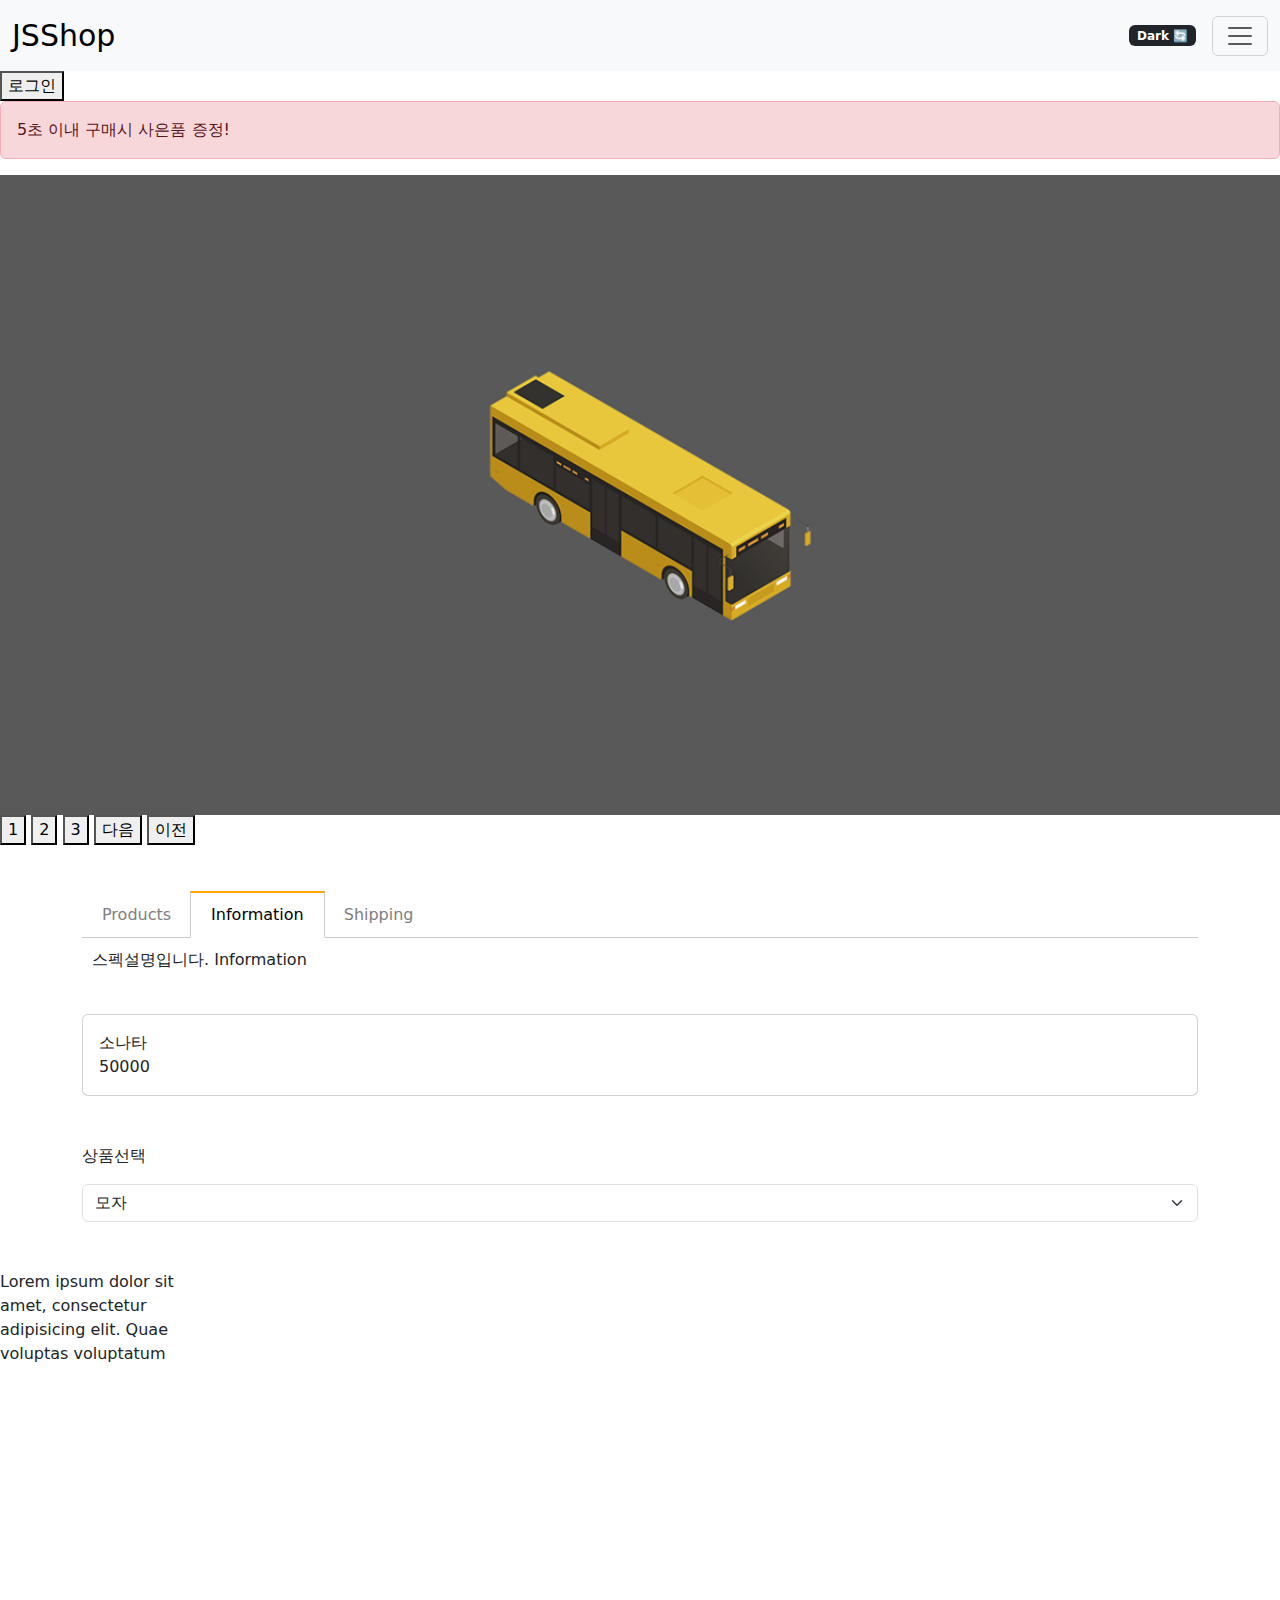
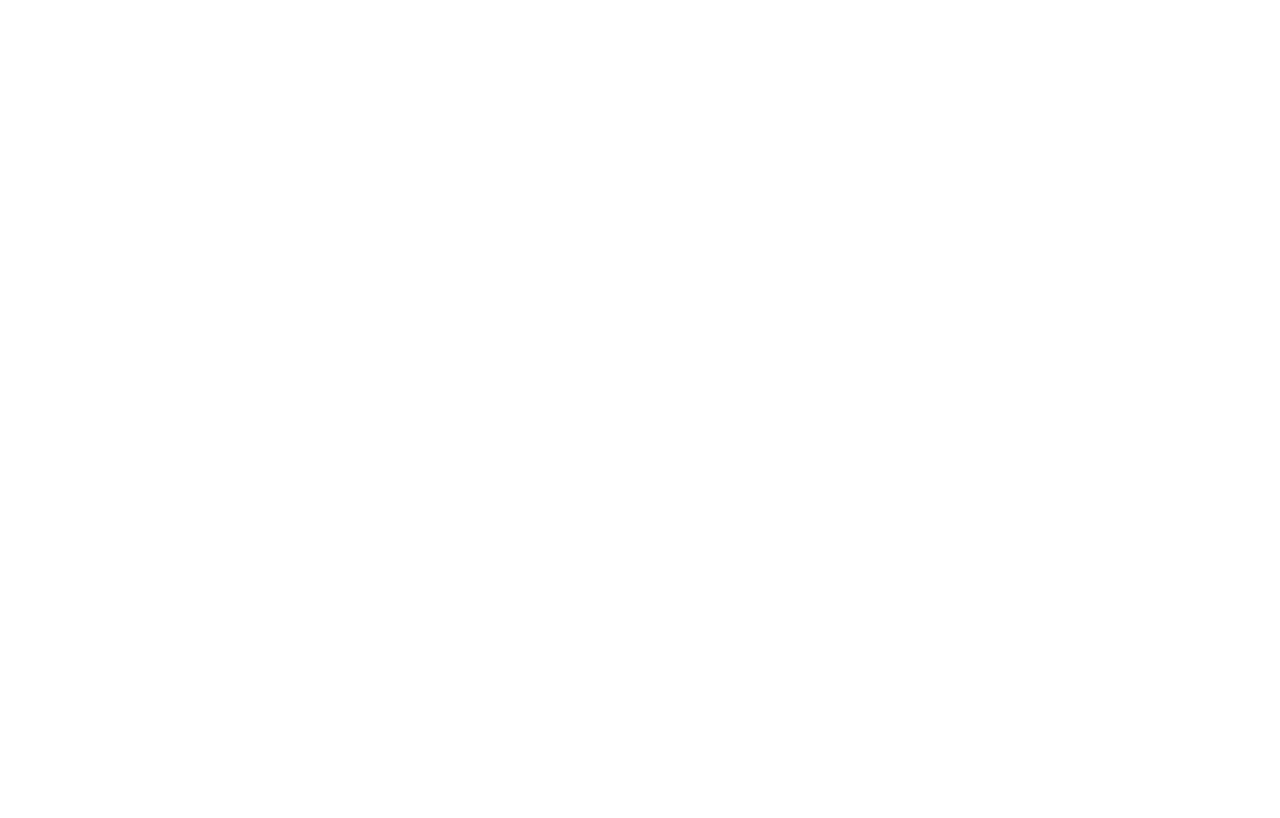
<file: index.html>
<!DOCTYPE html>
<html lang="kr">

<head>
  <meta charset="UTF-8">
  <meta http-equiv="X-UA-Compatible" content="IE=edge">
  <meta name="viewport" content="width=device-width, initial-scale=1.0">
  <title>Document</title>
  <link href="https://cdn.jsdelivr.net/npm/bootstrap@5.1.3/dist/css/bootstrap.min.css" rel="stylesheet">
  <link rel="stylesheet" href="transition.css">
</head>

<body class="">

  <div class="black-bg">
    <div class="white-bg">
      <h4>로그인하세요</h4>
      <form action="success.html">
        <div class="my-3">
          <input type="text" class="form-control" id="email">
        </div>
        <div class="my-3">
          <input type="password" class="form-control" id="password">
        </div>
        <button type="submit" class="btn btn-primary" id="send">전송</button>
        <button type="button" class="btn btn-danger" id="close">닫기</button>
      </form>
    </div>
  </div>

  <nav class="navbar navbar-light bg-light">
    <div class="container-fluid">
      <span class="navbar-brand">JSShop</span>
      <span class="badge bg-dark ms-auto mx-3">Dark 🔄</span>
      <button class="navbar-toggler" type="button">
        <span class="navbar-toggler-icon"></span>
      </button>
    </div>
  </nav>


  <ul class="list-group">
    <li class="list-group-item">An item</li>
    <li class="list-group-item">A second item</li>
    <li class="list-group-item">A third item</li>
    <li class="list-group-item">A fourth item</li>
    <li class="list-group-item">And a fifth one</li>
  </ul>
  <button id="login">로그인</button>

  <div class="alert alert-danger">
    5초 이내 구매시 사은품 증정!
  </div>

  <div style="overflow: hidden">
    <div class="slide-container">
      <div class="slide-box">
        <img src="car1.png" draggable="false">
      </div>
      <div class="slide-box">
        <img src="car2.png" draggable="false">
      </div>
      <div class="slide-box">
        <img src="car3.png" draggable="false">
      </div>
    </div>
  </div>

  <button class="slide-1">1</button>
  <button class="slide-2">2</button>
  <button class="slide-3">3</button>
  <bUtton class="next">다음</bUtton>
  <button class="previous">이전</button>

  <div class="container mt-5">
    <ul class="list">
      <li class="tab-button">Products</li>
      <li class="tab-button orange">Information</li>
      <li class="tab-button">Shipping</li>
    </ul>
    <div class="tab-content">
      <p>상품설명입니다. Product</p>
    </div>
    <div class="tab-content show">
      <p>스펙설명입니다. Information</p>
    </div>
    <div class="tab-content">
      <p>배송정보입니다. Shipping</p>
    </div>
  </div>

  <div class="container mt-3">
    <div class="card p-3">
      <span class="product">상품명</span>
      <span class="price">가격</span>
    </div>
  </div>

  <form class="container my-5 form-group">
    <p>상품선택</p>
    <select class="form-select mt-2">
      <option>모자</option>
      <option>셔츠</option>
      <option>바지</option>
    </select>
    <select class="form-select mt-2 form-hide">
      <option>95</option>
      <option>100</option>
    </select>
  </form>

  <div class="lorem my-5" style="width: 200px; height: 100px; overflow-y: scroll">
    Lorem ipsum dolor sit amet, consectetur adipisicing elit. Quae voluptas voluptatum minus praesentium fugit debitis
    at, laborum ipsa itaque placeat sit, excepturi eius. Nostrum perspiciatis, eligendi quae consectetur praesentium
    exercitationem.
  </div>
  <div style="height: 1000px"></div>





























  <script src="https://cdnjs.cloudflare.com/ajax/libs/jquery/3.6.0/jquery.min.js"
    integrity="sha512-894YE6QWD5I59HgZOGReFYm4dnWc1Qt5NtvYSaNcOP+u1T9qYdvdihz0PPSiiqn/+/3e7Jo4EaG7TubfWGUrMQ=="
    crossorigin="anonymous" referrerpolicy="no-referrer"></script>
  <script src="https://cdn.jsdelivr.net/npm/bootstrap@5.1.3/dist/js/bootstrap.bundle.min.js"></script>

  <script>
    const sec = 1000;

    var click_number = 0;
    $('.badge').on('click', function () {
      click_number += 1;
      if (click_number % 2 == 0) {
        $('.badge').html('Dark 🔄')
        $('body').removeClass("dark")
      } else {
        $('.badge').html('Light 🔄')
        $('body').addClass("dark")
      }
    })



    document.getElementsByClassName('navbar-toggler')[0].addEventListener('click', function () {
      document.getElementsByClassName('list-group')[0].classList.toggle('show');
    });
    // document.getElementById('login').addEventListener('click', function(){
    //   document.querySelector('.black-bg').classList.add('show-modal');
    // });
    document.getElementById('close').addEventListener('click', function () {
      document.querySelector('.black-bg').classList.remove('show-modal');
    });

    $('#login').on('click', function () {
      $('.black-bg').addClass('show-modal');
    });


    $('form').on('submit', function (e) {
      if (document.getElementById('email').value.length == 0) {
        alert('아이디 입력안함')
        e.preventDefault();
      }

      if (document.getElementById('password').value.length == 0) {
        alert('비밀번호 입력안함')
        e.preventDefault();
      } else if (document.getElementById('password').value.length < 6) {
        alert('비밀번호가 짧음');
        e.preventDefault();
      }
    });

    setTimeout(function () {
      $('.alert').hide();
    }, 5 * sec);
    // setInterval(function(){
    //   console.log('hello');
    // }, 1*sec);

    var n = 4;

    function hello() {
      $('.alert').html(n + '초 이내 구매시 사은품 증정!')
      n -= 1;
    }
    setInterval(hello, 1 * sec);

    var now_picture = 1;
    $('.slide-2').on('click', function () {
      $('.slide-container').css('transform', 'translateX(-100vw)');
      now_picture = 2;
    })
    $('.slide-1').on('click', function () {
      $('.slide-container').css('transform', 'translateX(0vw)');
      now_picture = 1;
    })
    $('.slide-3').on('click', function () {
      $('.slide-container').css('transform', 'translateX(-200vw)');
      now_picture = 3;
    })

    $('.next').on('click', function () {
      if (now_picture == 1) {
        $('.slide-container').css('transform', 'translateX(-100vw)');
        now_picture = 2;
      } else if (now_picture == 2) {
        $('.slide-container').css('transform', 'translateX(-200vw)');
        now_picture = 3;
      } else if (now_picture == 3) {
        $('.slide-container').css('transform', 'translateX(0vw)');
        now_picture = 1;
      }
    })
    $('.previous').on('click', function () {
      if (now_picture == 1) {
        $('.slide-container').css('transform', 'translateX(-200vw)');
        now_picture = 3;
      } else if (now_picture == 2) {
        $('.slide-container').css('transform', 'translateX(0vw)');
        now_picture = 1;
      } else if (now_picture == 3) {
        $('.slide-container').css('transform', 'translateX(-100vw)');
        now_picture = 2;
      }
    })

    window.addEventListener('scroll', function () {
      var window_scroll = window.scrollY
      console.log(scroll)
      if (window_scroll > 100) {
        $('.navbar').addClass('fixed')
        $('.navbar-brand').css('font-size', '15px')
      } else {
        $('.navbar').removeClass('fixed')
        $('.navbar-brand').css('font-size', '30px')
      }
    });

    $('.lorem').on('scroll', function () {
      var div_scroll = document.querySelector('.lorem').scrollTop;
      var div_real_height = document.querySelector('.lorem').scrollHeight;
      var div_see_height = document.querySelector('.lorem').clientHeight;
      var a = false;
      if (div_scroll + div_see_height >= div_real_height - 10 && a == false) {
        a = true
        alert("다 읽음?")

      }
    });

    $('.black-bg').on('click', function (e) {

      if (e.target == document.querySelector(".black-bg")) {
        $(".black-bg").removeClass('show-modal');
      }


    });


    for (let i = 0; i < $('.tab-button').length; i++) {

      $('.tab-button').eq(i).on('click', function () {
        $('.tab-button').removeClass('orange');
        $('.tab-button').eq(i).addClass('orange');
        $('.tab-content').removeClass('show');
        $('.tab-content').eq(i).addClass('show');
      })
    };

    var car2 = { name: '소나타', price: 50000 }
    $('.product').html(car2['name'])
    $('.price').html(car2['price'])

    $('.form-select').eq(0).on('input', function () {
      var value = $('.form-select').eq(0).val();
      if (value == '셔츠') {
        $('.form-select').eq(1).removeClass('form-hide');
      }
    });

    $('.form-select').eq(0).on('input', function () {
      var value = $('.form-select').eq(0).val();
      if (value == '모자') {
        $('.form-select').eq(1).addClass('form-hide');
      }
    });

    // $('.form-select').eq(0).on('input', function () {
    //   var value = $('.form-select').eq(0).val();
    //   if (value == '셔츠') {
    //     $('.form-select').eq(1).removeClass('form-hide');
    //     $('.form-select').eq(1).html('');
    //     var 템플릿 = `<option>95</option><option>100</option>`;
    //     $('.form-select').eq(1).append(템플릿)
    //   }
    //   else if (value == '바지') {
    //     $('.form-select').eq(1).removeClass('form-hide');
    //     $('.form-select').eq(1).html('');
    //     var 템플릿 = `<option>28</option><option>30</option>`;
    //     $('.form-select').eq(1).append(템플릿)
    //   }
    // });

    var shirts = [95, 100, 105]
    var pants = [28, 30, 32];
    $('.form-select').eq(0).on('input', function () {
      var value = $('.form-select').eq(0).val();
      if (value == '셔츠') {
        $('.form-select').eq(1).removeClass('form-hide');
        $('.form-select').eq(1).html('');
        shirts.forEach(function (a) {
          $('.form-select').eq(1).append(`<option>${a}</option>`)
        })
      }
      else if (value == '바지') {
        $('.form-select').eq(1).removeClass('form-hide');
        $('.form-select').eq(1).html('');
        pants.forEach(function (a) {
          $('.form-select').eq(1).append(`<option>${a}</option>`)
        })
      }
    });

    $.get('https://codingapple1.github.io/hello.txt').done(function (data) {
      console.log(data)
    });

    let 시작좌표 = 0;
    let 눌렀냐 = false;



    for (let i = 0; i < 3; i++) {

      $('.slide-box').eq(i).on('mousedown', function (e) {
        시작좌표 = e.clientX;
        눌렀냐 = true;
        console.log("첫 번째")
      });
      $('.slide-box').eq(i).on('mousemove', function (e) {
        if (눌렀냐 === true) {
          if (i == 0) {
            if (e.clientX - 시작좌표 > 0) {

            }
            if (e.clientX - 시작좌표 < 0) {
              if (i == 0) {

              }
              $('.slide-container').css('transform', `translateX(calc(${(e.clientX - 시작좌표)}px + -${i}00vw)`)
            }
          }
          else if (i == 2) {
            if (e.clientX - 시작좌표 < 0) {

            }
            if (e.clientX - 시작좌표 > 0) {
              $('.slide-container').css('transform', `translateX(calc(${(e.clientX - 시작좌표)}px + -${i}00vw)`)
            }
          }

          console.log(e.clientX - 시작좌표)

        }
      });
      // now picture 수정
      $('.slide-box').eq(i).on('mouseup', function (e) {
        if (e.clientX - 시작좌표 < -100) {
          if (i < 2) {
            $('.slide-container').css('transition', 'all 0.5s').css('transform', `translateX(-${i + 1}00vw)`);
          }
          else {
            $('.slide-container').css('transition', 'all 0.5s').css('transform', `translateX(-200vw)`);
          }

        }
        else if (e.clientX - 시작좌표 > 100) {
          if (i > 0) {
            $('.slide-container').css('transition', 'all 0.5s').css('transform', `translateX(-${i - 1}00vw)`);
          }
          else {
            $('.slide-container').css('transition', 'all 0.5s').css('transform', `translateX(0vw)`);
          }
        }
        else {
          $('.slide-container').css('transition', 'all 0.5s').css('transform', `translateX(${i}vw)`);
        }
        눌렀냐 = false;
        setTimeout(() => {
          $('.slide-container').css('transition', 'none')
        }, 500)
      });
    }


    // $('.slide-box').eq(0).on('mousedown', function (e) {
    //   시작좌표 = e.clientX;
    //   눌렀냐 = true;
    //   console.log("첫 번째")
    // });
    // $('.slide-box').eq(0).on('mousemove', function (e) {
    //   if (눌렀냐 === true) {
    //     $('.slide-container').css('transform', `translateX( ${e.clientX - 시작좌표}px )`)
    //     console.log(e.clientX - 시작좌표)

    //   }
    // });

    // $('.slide-box').eq(0).on('mouseup', function (e) {
    //   if (e.clientX - 시작좌표 < -100) {
    //     $('.slide-container').css('transition', 'all 0.5s').css('transform', 'translateX(-100vw)');
    //   }
    //   else {
    //     $('.slide-container').css('transition', 'all 0.5s').css('transform', 'translateX(0vw)');
    //   }
    //   눌렀냐 = false;
    //   setTimeout(() => {
    //     $('.slide-container').css('transition', 'none')
    //   }, 500)
    // });








    $('.slide-box').eq(1).on('mousedown', function (e) {
      시작좌표 = e.clientX;
      눌렀냐 = true;
      console.log("두 번째")
    });
    $('.slide-box').eq(1).on('mousemove', function (e) {
      if (눌렀냐 === true) {
        $('.slide-container').css('transform', `translateX( calc(${(e.clientX - 시작좌표)}px + -100vw)`)
        console.log(e.clientX - 시작좌표)

      }
    });

    $('.slide-box').eq(1).on('mouseup', function (e) {
      // if (e.clientX - 시작좌표 < -100) {
      //   $('.slide-container').css('transition', 'all 0.5s').css('transform', 'translateX(-100vw)');
      // }
      // else {
      //   $('.slide-container').css('transition', 'all 0.5s').css('transform', 'translateX(0vw)');
      // }
      눌렀냐 = false;
      // setTimeout(() => {
      //   $('.slide-container').css('transition', 'none')
      // }, 500)
    });


  </script>

</body>

</html>
</file>
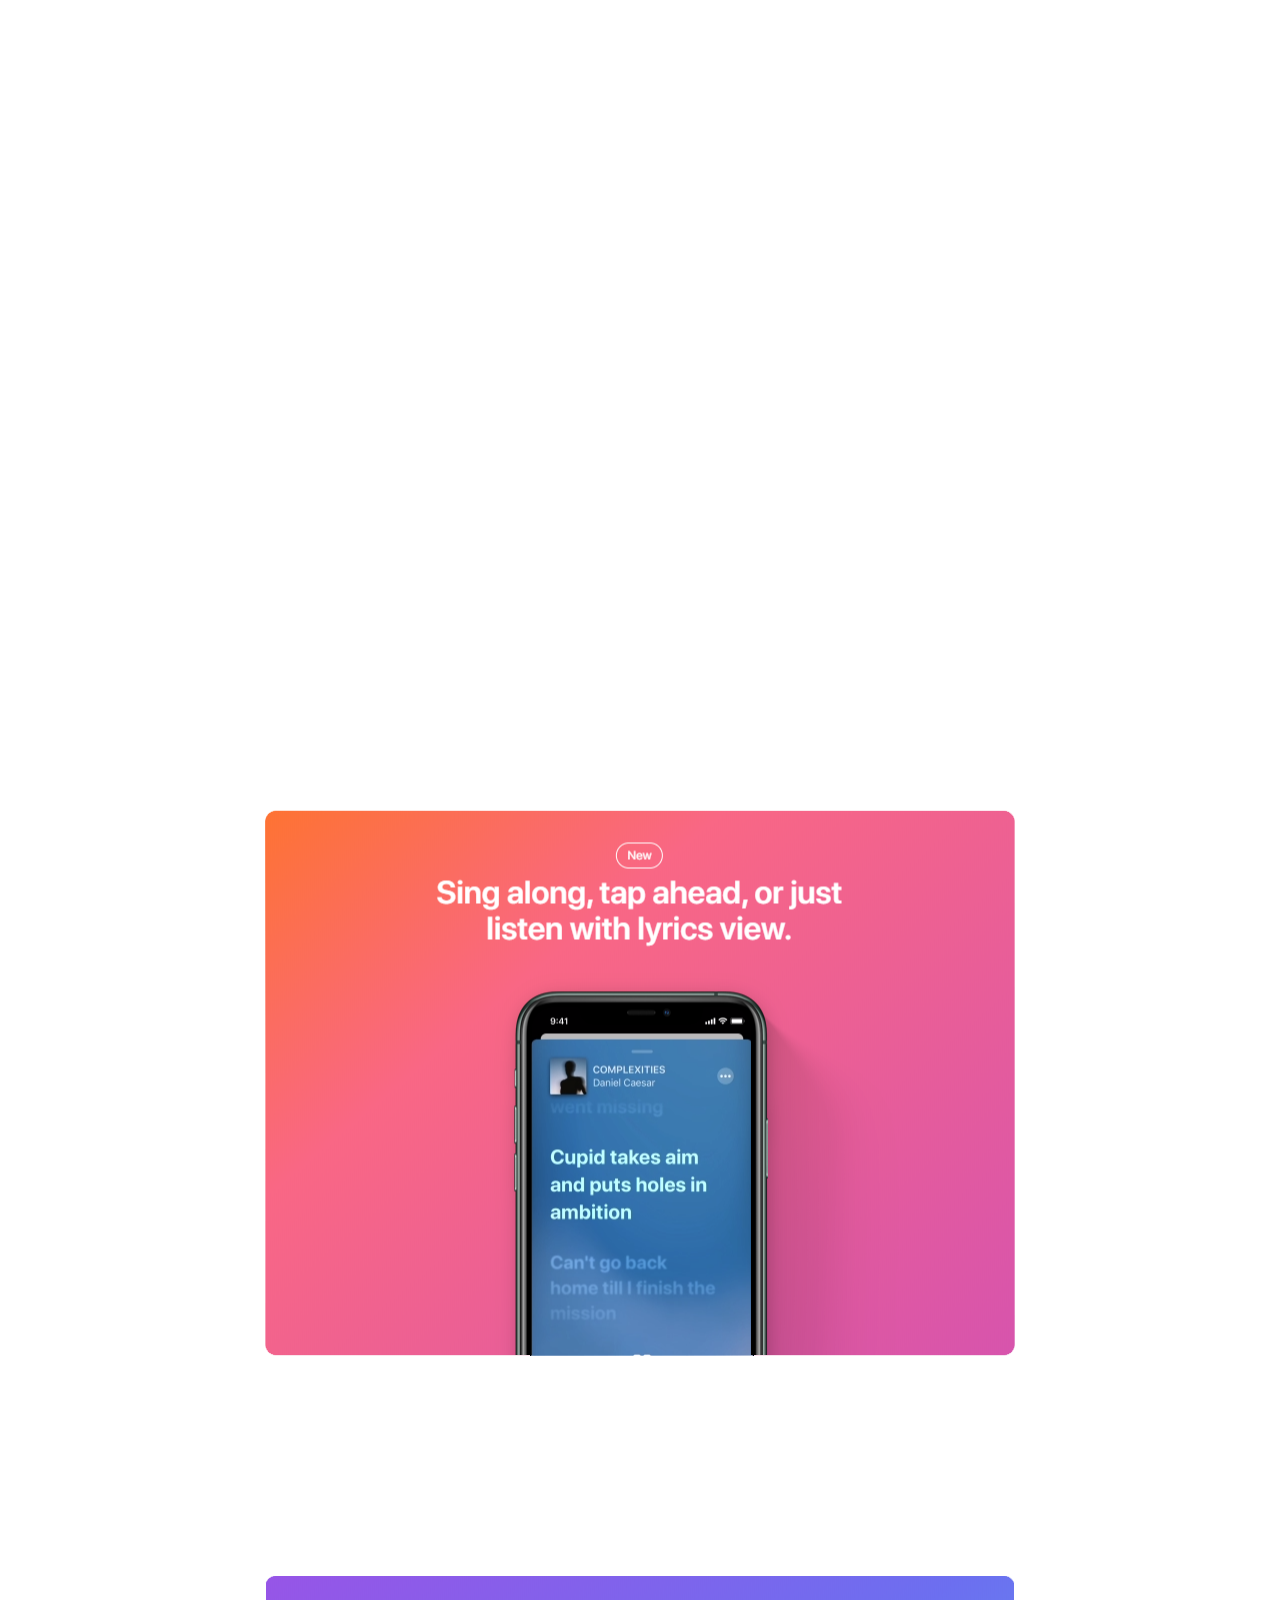
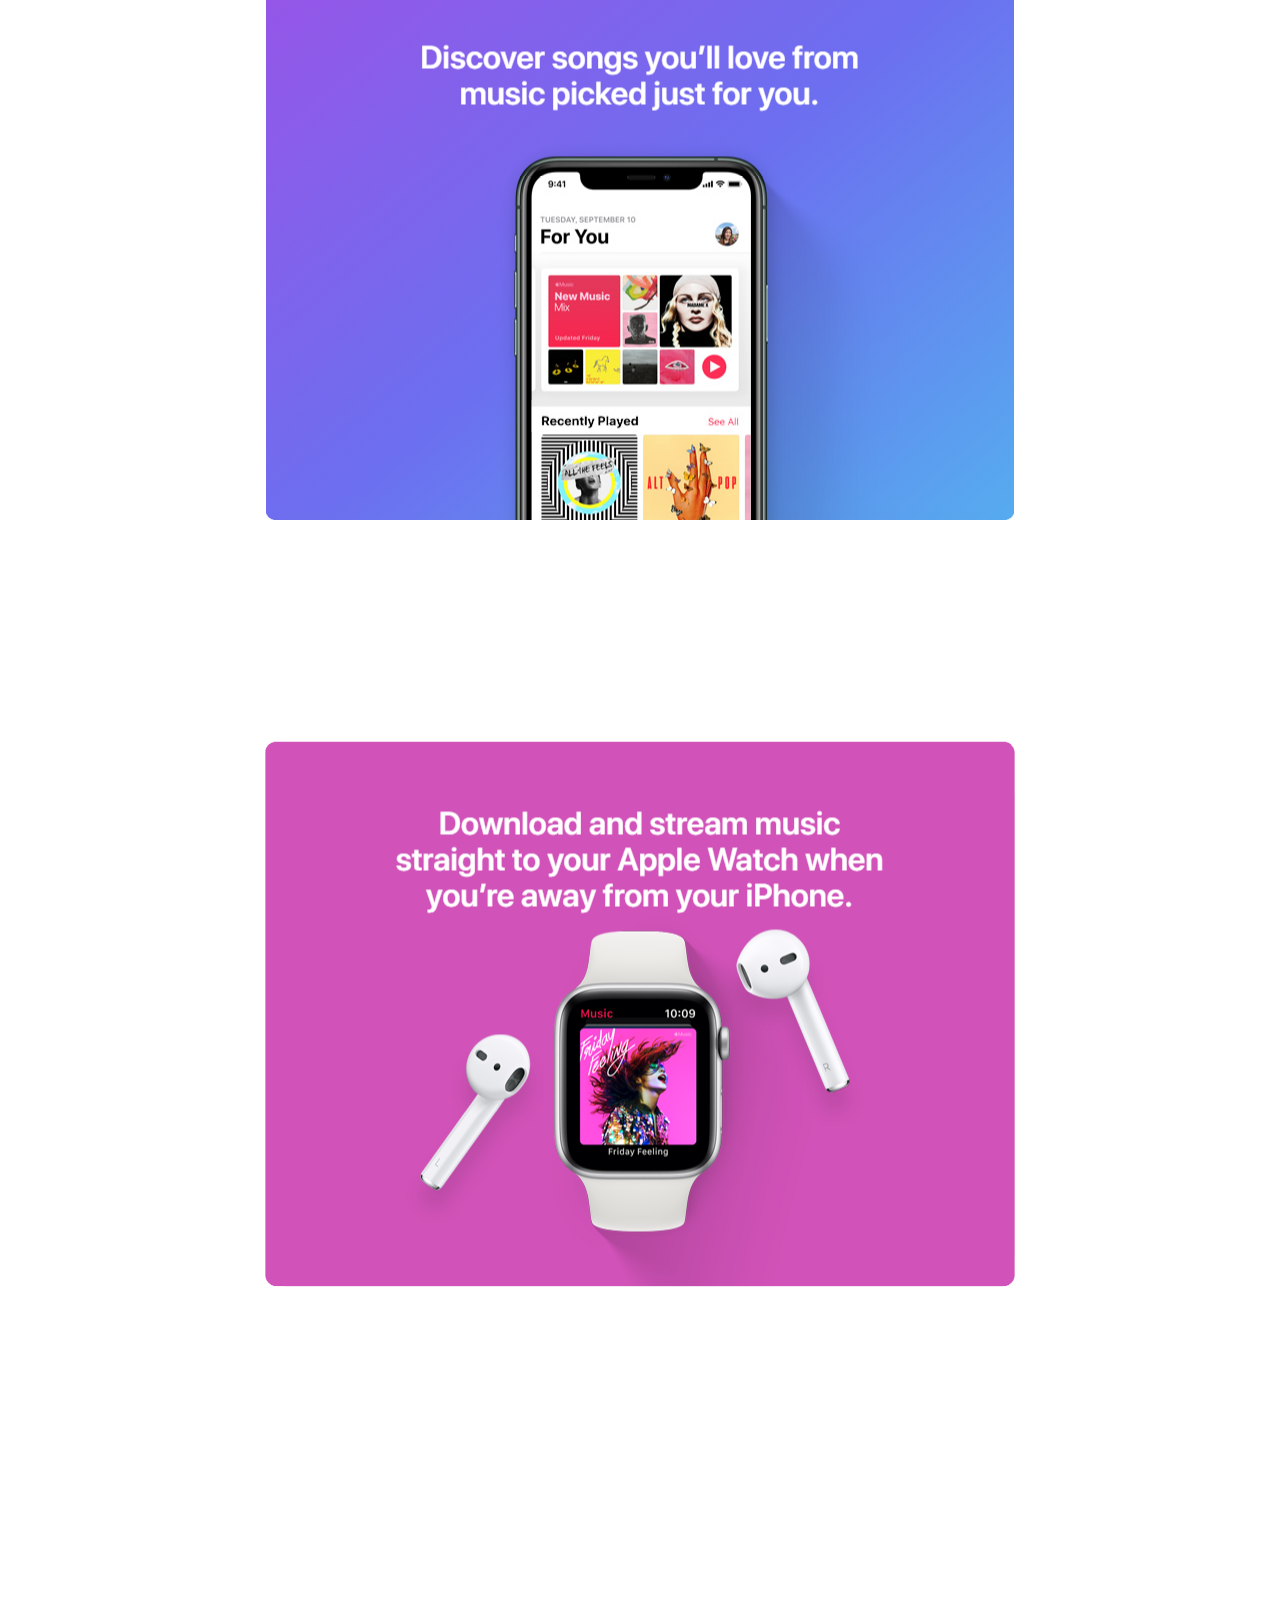
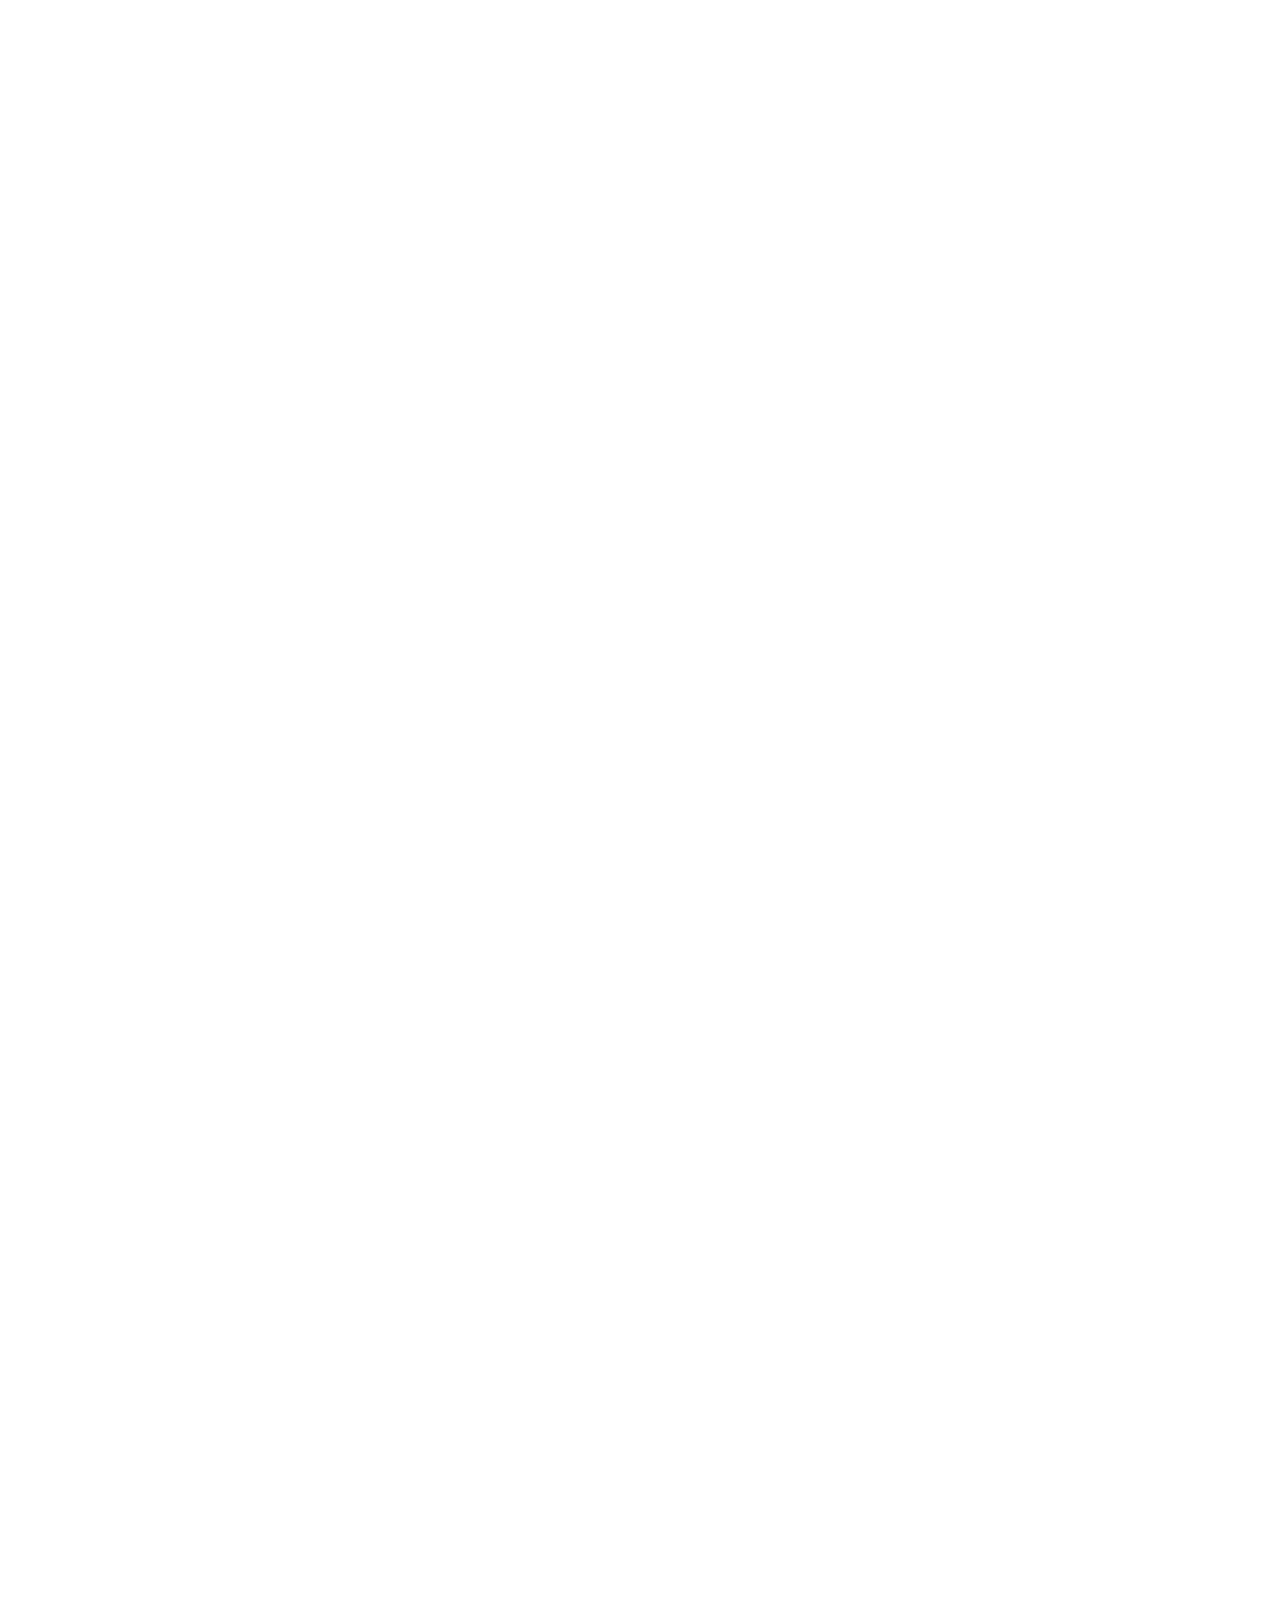
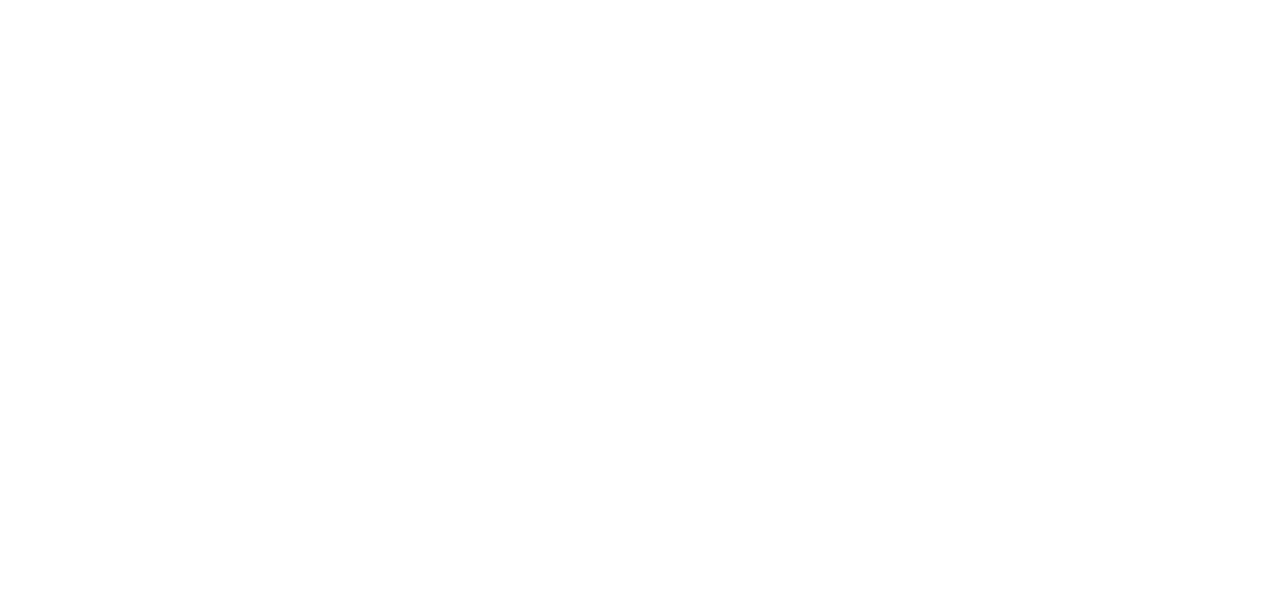
<file: clone_applemusic_UI.html>
<!DOCTYPE html>
<html lang="en">

<head>
  <meta charset="UTF-8">
  <meta http-equiv="X-UA-Compatible" content="IE=edge">
  <meta name="viewport" content="width=device-width, initial-scale=1.0">
  <link href="https://cdn.jsdelivr.net/npm/bootstrap@5.1.3/dist/css/bootstrap.min.css" rel="stylesheet">
  <link rel="stylesheet" href="clone_applemusic_UI.css">
  <title>Document</title>
</head>

<body>

  <div class="card-background">
    <div class="card-box">
      <img src="card1.png">
    </div>
    <div class="card-box">
      <img src="card2.png">
    </div>
    <div class="card-box">
      <img src="card3.png">
    </div>
  </div>








  <script src="https://cdnjs.cloudflare.com/ajax/libs/jquery/3.6.0/jquery.min.js"
    integrity="sha512-894YE6QWD5I59HgZOGReFYm4dnWc1Qt5NtvYSaNcOP+u1T9qYdvdihz0PPSiiqn/+/3e7Jo4EaG7TubfWGUrMQ=="
    crossorigin="anonymous" referrerpolicy="no-referrer"></script>
  <script src="https://cdn.jsdelivr.net/npm/bootstrap@5.1.3/dist/js/bootstrap.bundle.min.js"></script>
  <script>
    $(window).scroll(function () {

      var 높이 = $(window).scrollTop();
      console.log(높이);

      var y = -1 / 500 * 높이 + 115 / 50;
      $('.card-box').eq(0).css('opacity', y);

    });
  </script>

</body>

</html>
</file>
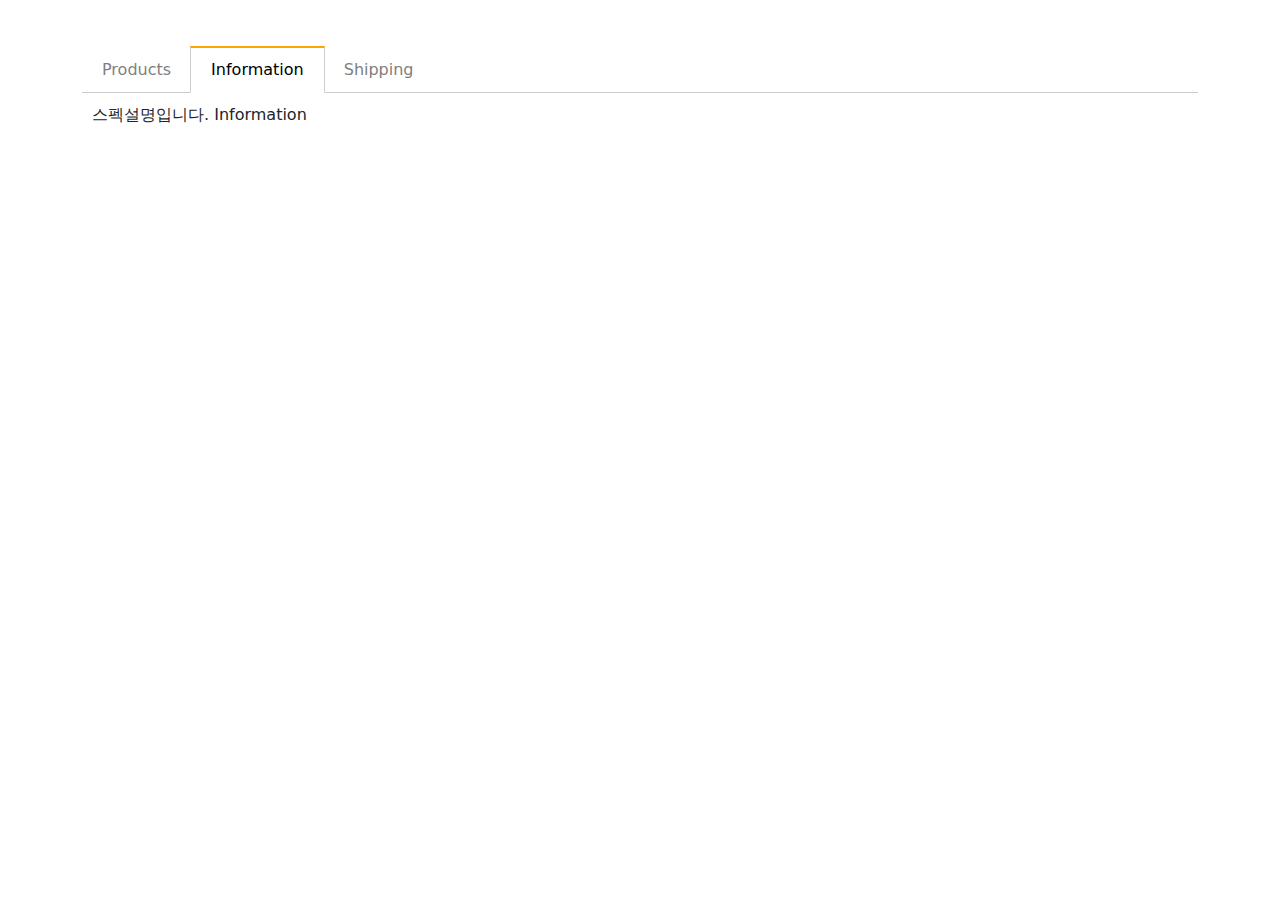
<file: detail.html>
<!DOCTYPE html>
<html lang="kr">

<head>
  <meta charset="UTF-8">
  <meta http-equiv="X-UA-Compatible" content="IE=edge">
  <meta name="viewport" content="width=device-width, initial-scale=1.0">
  <title>Document</title>
  <link href="https://cdn.jsdelivr.net/npm/bootstrap@5.1.3/dist/css/bootstrap.min.css" rel="stylesheet">
  <link rel="stylesheet" href="transition.css">
</head>

<body class="">

  <style>
    ul.list {
      list-style-type: none;
      margin: 0;
      padding: 0;
      border-bottom: 1px solid #ccc;
    }
    ul.list::after {
      content: '';
      display: block;
      clear: both;
    }
    .tab-button {
      display: block;
      padding: 10px 20px 10px 20px;
      float: left;
      margin-right: -1px;
      margin-bottom: -1px;
      color: grey;
      text-decoration: none;
      cursor: pointer;
    }
    .orange {
      border-top: 2px solid orange;
      border-right: 1px solid #ccc;
      border-bottom: 1px solid white;
      border-left: 1px solid #ccc;
      color: black;
      margin-top: -2px;
    }
    .tab-content {
      display: none;
      padding: 10px;
    }
    .show {
      display: block;
    }
  </style>
  
  <div class="container mt-5">
    <ul class="list">
      <li class="tab-button">Products</li>
      <li class="tab-button orange">Information</li>
      <li class="tab-button">Shipping</li>
    </ul>
    <div class="tab-content">
      <p>상품설명입니다. Product</p>
    </div>
    <div class="tab-content show">
      <p>스펙설명입니다. Information</p>
    </div>
    <div class="tab-content">
      <p>배송정보입니다. Shipping</p>
    </div>
  </div> 









  <script src="https://cdnjs.cloudflare.com/ajax/libs/jquery/3.6.0/jquery.min.js"
    integrity="sha512-894YE6QWD5I59HgZOGReFYm4dnWc1Qt5NtvYSaNcOP+u1T9qYdvdihz0PPSiiqn/+/3e7Jo4EaG7TubfWGUrMQ=="
    crossorigin="anonymous" referrerpolicy="no-referrer"></script>
  <script src="https://cdn.jsdelivr.net/npm/bootstrap@5.1.3/dist/js/bootstrap.bundle.min.js"></script>

  <script src="tab.js"></script>

</body>

</html>
</file>
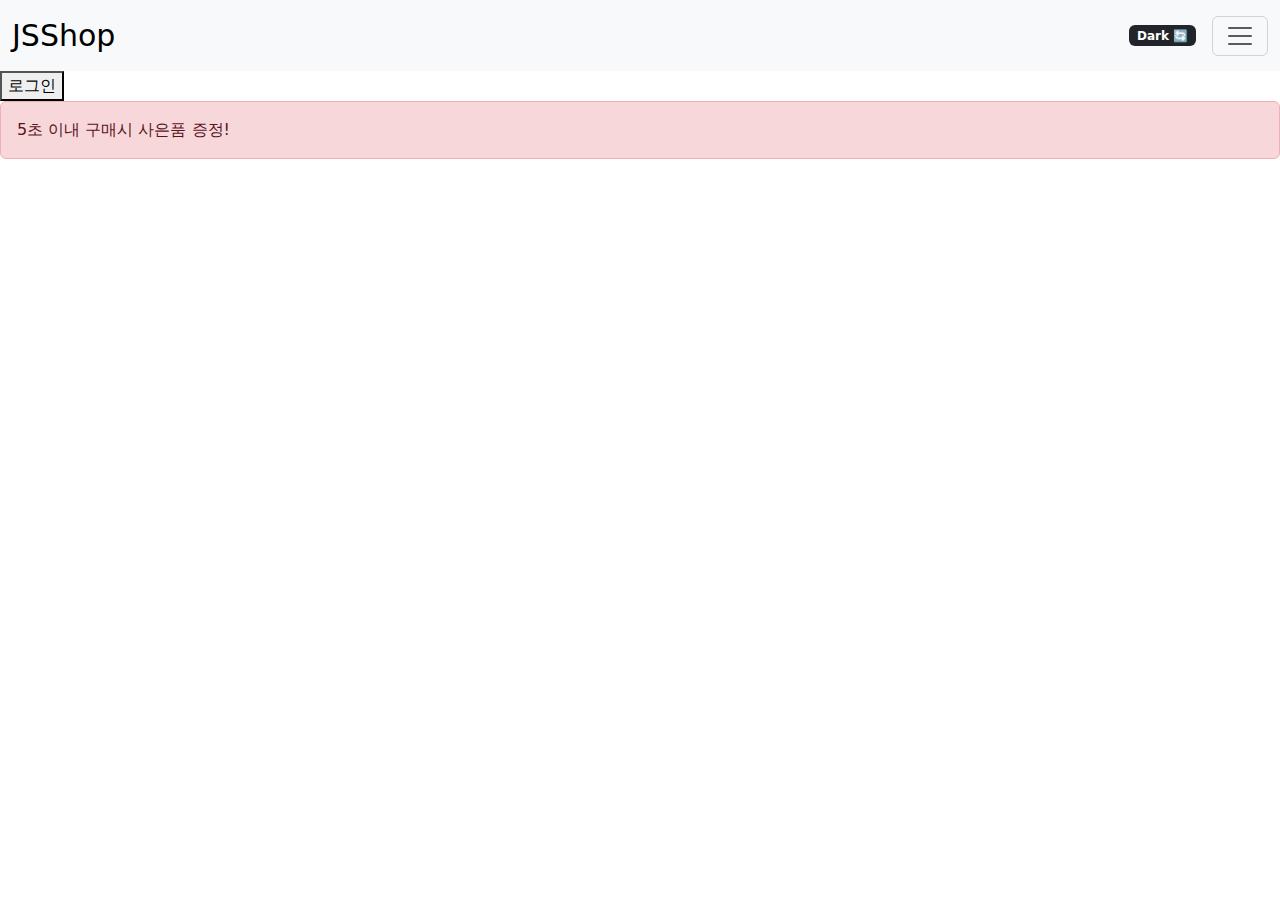
<file: main.html>
<!DOCTYPE html>
<html lang="kr">

<head>
  <meta charset="UTF-8">
  <meta http-equiv="X-UA-Compatible" content="IE=edge">
  <meta name="viewport" content="width=device-width, initial-scale=1.0">
  <title>Document</title>
  <link href="https://cdn.jsdelivr.net/npm/bootstrap@5.1.3/dist/css/bootstrap.min.css" rel="stylesheet">
  <link rel="stylesheet" href="transition.css">
</head>

<body class="">

  <div class="black-bg">
    <div class="white-bg">
      <h4>로그인하세요</h4>
      <form action="success.html">
        <div class="my-3">
          <input type="text" class="form-control" id="email">
        </div>
        <div class="my-3">
          <input type="password" class="form-control" id="password">
        </div>
        <button type="submit" class="btn btn-primary" id="send">전송</button>
        <button type="button" class="btn btn-danger" id="close">닫기</button>
      </form>
    </div>
  </div>

  <nav class="navbar navbar-light bg-light">
    <div class="container-fluid">
      <span class="navbar-brand">JSShop</span>
      <span class="badge bg-dark ms-auto mx-3">Dark 🔄</span>
      <button class="navbar-toggler" type="button">
        <span class="navbar-toggler-icon"></span>
      </button>
    </div>
  </nav>


  <ul class="list-group">
    <li class="list-group-item">An item</li>
    <li class="list-group-item">A second item</li>
    <li class="list-group-item">A third item</li>
    <li class="list-group-item">A fourth item</li>
    <li class="list-group-item">And a fifth one</li>
  </ul>
  <button id="login">로그인</button>

  <div class = "alert alert-danger">
    5초 이내 구매시 사은품 증정!
  </div>



























  <script src="https://cdnjs.cloudflare.com/ajax/libs/jquery/3.6.0/jquery.min.js"
    integrity="sha512-894YE6QWD5I59HgZOGReFYm4dnWc1Qt5NtvYSaNcOP+u1T9qYdvdihz0PPSiiqn/+/3e7Jo4EaG7TubfWGUrMQ=="
    crossorigin="anonymous" referrerpolicy="no-referrer"></script>
    <script src="https://cdn.jsdelivr.net/npm/bootstrap@5.1.3/dist/js/bootstrap.bundle.min.js"></script>

  <script>

    const sec = 1000;

    var click_number = 0;
    $('.badge').on('click', function () {
      click_number +=1;
      if(click_number%2 ==0)
      {
        $('.badge').html('Dark 🔄')
        $('body').removeClass("dark")
      }
      else
      {
        $('.badge').html('Light 🔄')
        $('body').addClass("dark")
      }
    })



    document.getElementsByClassName('navbar-toggler')[0].addEventListener('click', function () {
      document.getElementsByClassName('list-group')[0].classList.toggle('show');
    });
    // document.getElementById('login').addEventListener('click', function(){
    //   document.querySelector('.black-bg').classList.add('show-modal');
    // });
    document.getElementById('close').addEventListener('click', function () {
      document.querySelector('.black-bg').classList.remove('show-modal');
    });

    $('#login').on('click', function () {
      $('.black-bg').addClass('show-modal');
    });


    $('form').on('submit', function (e) {
      if (document.getElementById('email').value.length == 0) {
        alert('아이디 입력안함')
        e.preventDefault();
      }

      if (document.getElementById('password').value.length == 0) {
        alert('비밀번호 입력안함')
        e.preventDefault();
      }
      else if (document.getElementById('password').value.length < 6) {
        alert('비밀번호가 짧음');
        e.preventDefault();
      }
    });


    setTimeout(function(){ 
      $('.alert').hide();
    }, 5*sec);
    // setInterval(function(){
    //   console.log('hello');
    // }, 1*sec);

    var n = 4;
    function hello() {
      $('.alert').html(n+'초 이내 구매시 사은품 증정!')
      n-= 1;
    }
    setInterval(hello, 1*sec);
  </script>

</body>

</html>
</file>
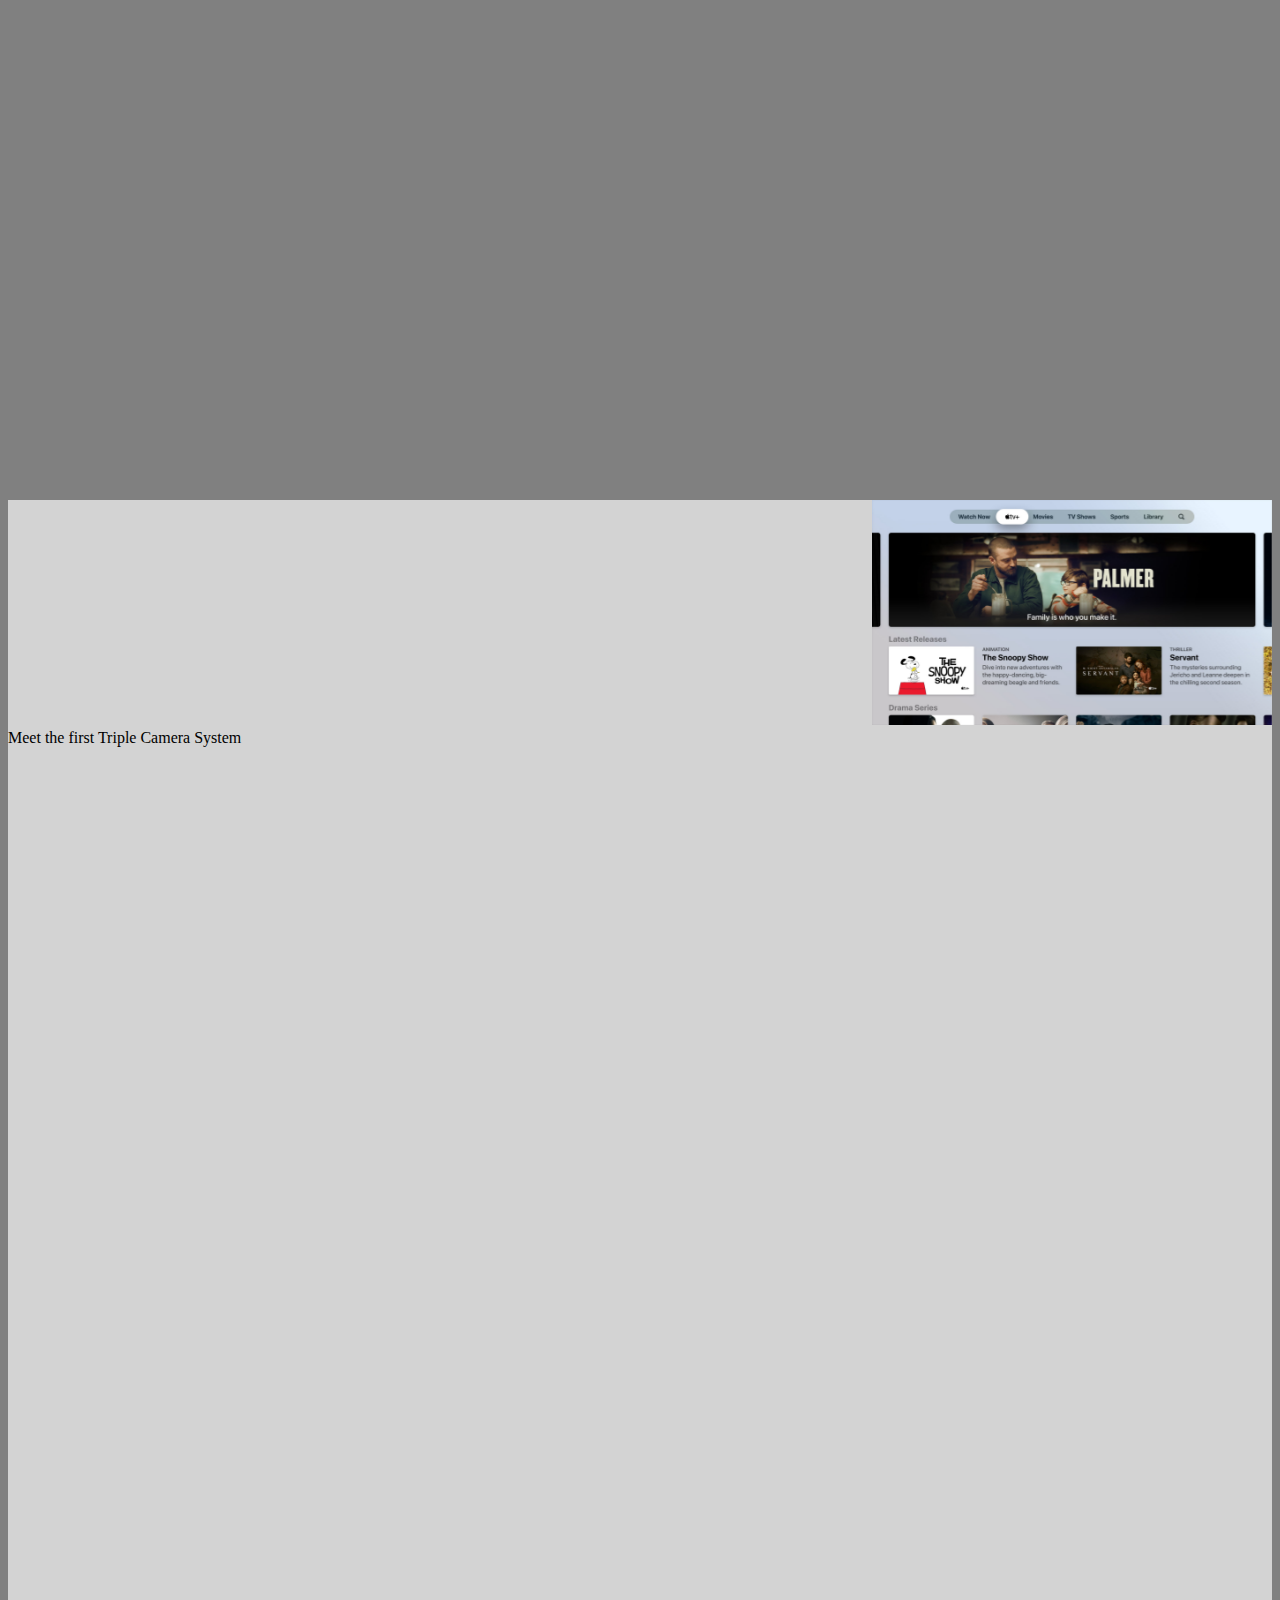
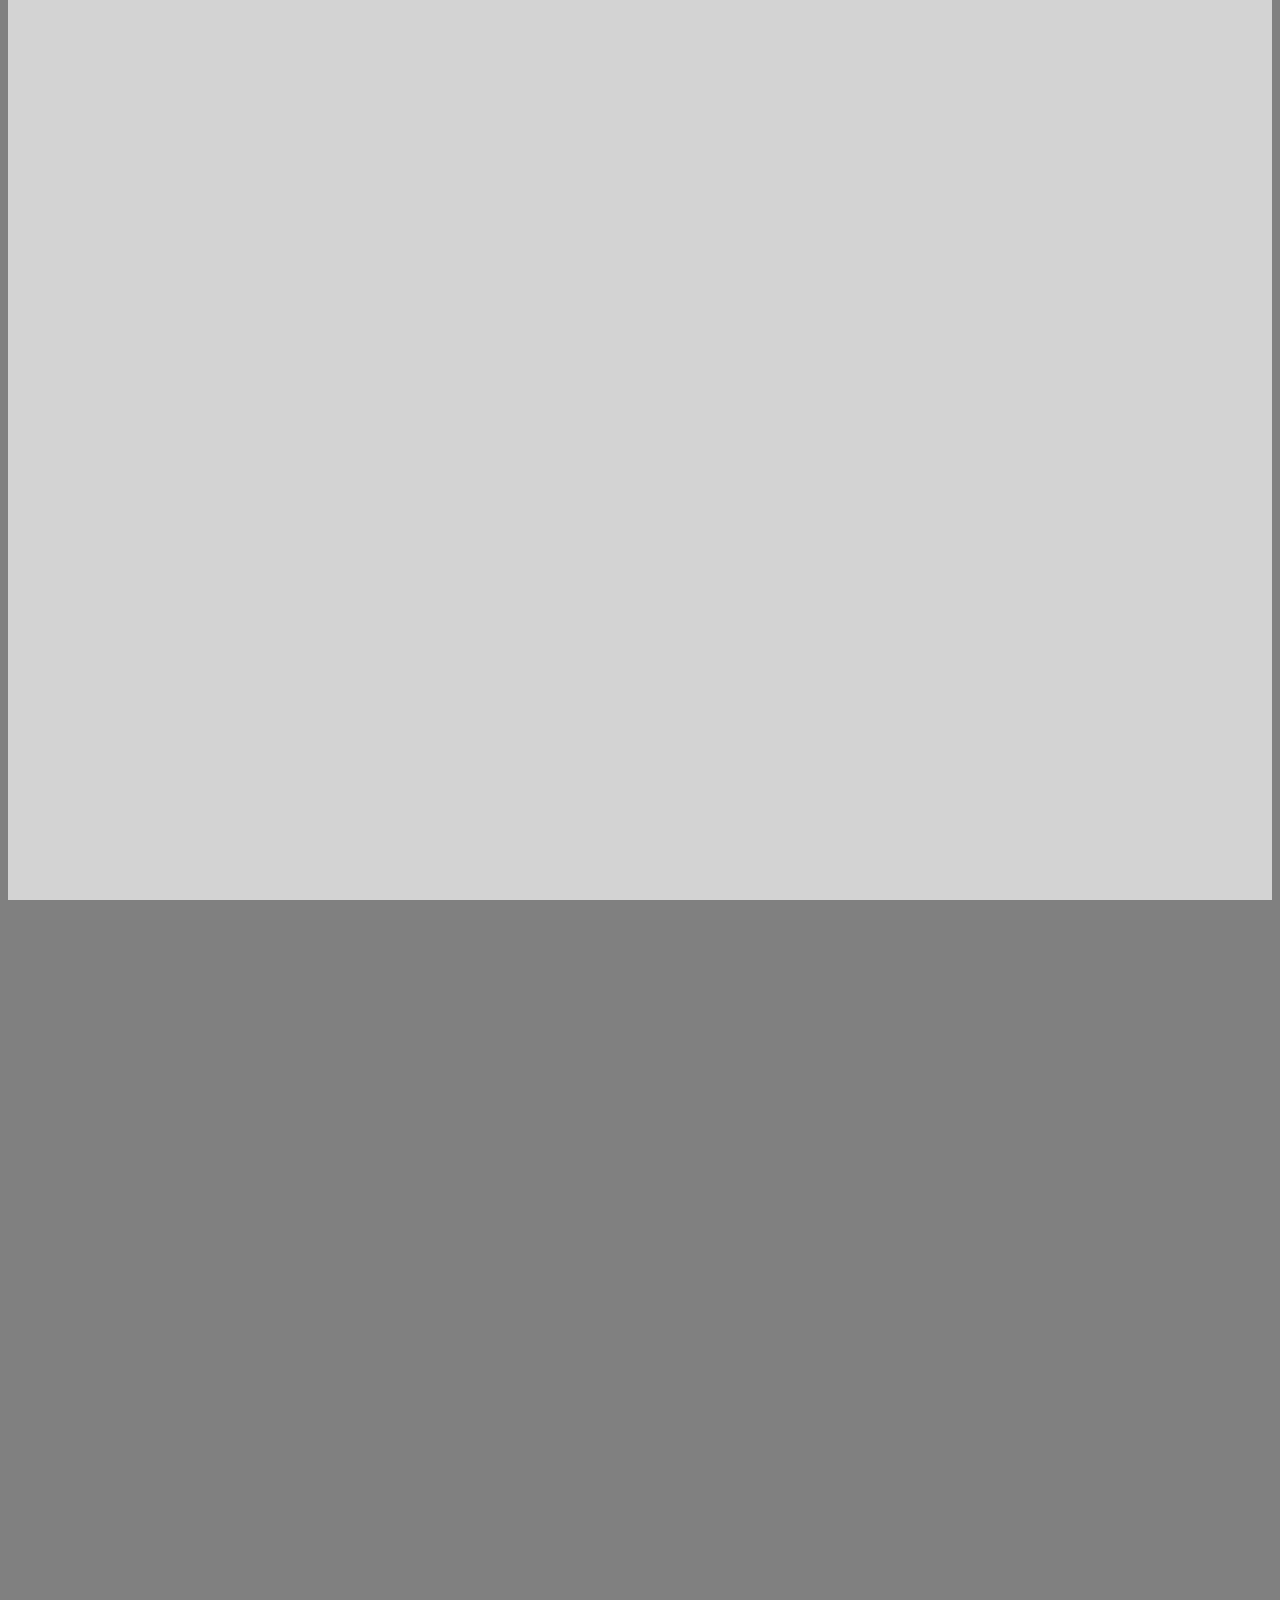
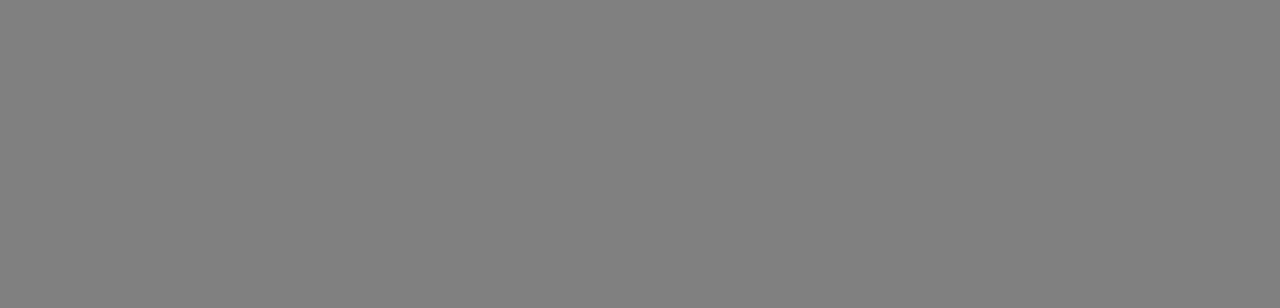
<file: sticky.html>
<!DOCTYPE html>
<html lang="en">

<head>
  <meta charset="UTF-8">
  <meta http-equiv="X-UA-Compatible" content="IE=edge">
  <meta name="viewport" content="width=device-width, initial-scale=1.0">
  <title>Document</title>
  <style>
    .grey {
      background: lightgrey;
      height: 2000px;
      margin-top: 500px;
    }

    .text {
      float: left;
      width: 300px;
    }

    .image {
      float: right;
      width: 400px;
      position: sticky;
      top: 100px;
    }
  </style>
</head>

<body style="background : grey; height : 3000px">

  <div class="grey">
    <div class="image">
      <img src="appletv.jpg" width="100%">
    </div>

    <div style="clear : both"></div>
    <div class="text">Meet the first Triple Camera System</div>

  </div>

</body>

</html>
</file>
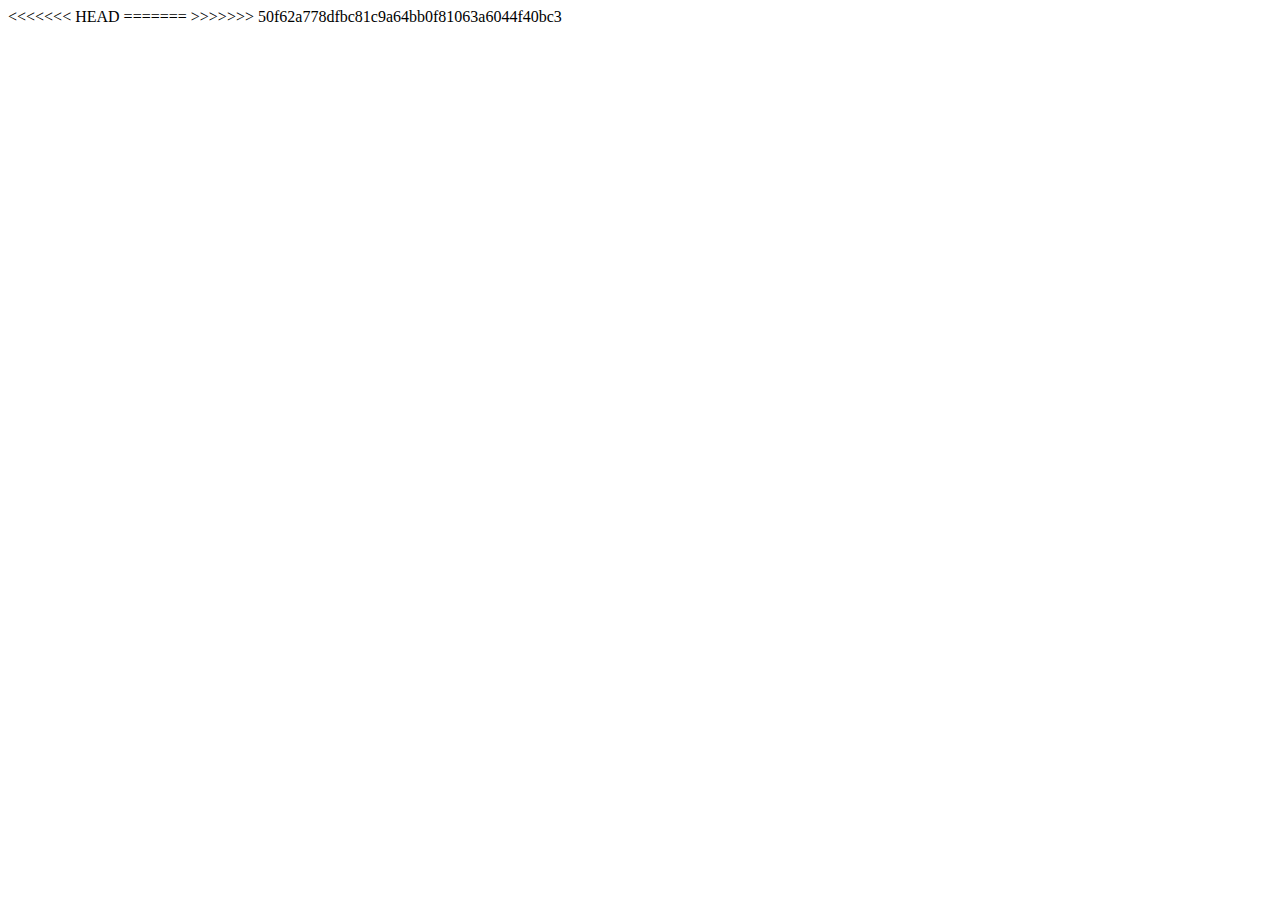
<file: test1.html>
<<<<<<< HEAD
<!DOCTYPE html>
<html lang="kr">
<head>
    <meta charset="UTF-8">
    <meta http-equiv="X-UA-Compatible" content="IE=edge">
    <meta name="viewport" content="width=device-width, initial-scale=1.0">
    <title>Document</title>
</head>
<body>
    
    <script src="https://cdnjs.cloudflare.com/ajax/libs/jquery/3.6.0/jquery.min.js" integrity="sha512-894YE6QWD5I59HgZOGReFYm4dnWc1Qt5NtvYSaNcOP+u1T9qYdvdihz0PPSiiqn/+/3e7Jo4EaG7TubfWGUrMQ==" crossorigin="anonymous" referrerpolicy="no-referrer"></script> 

    <script>
        function samyukgu(n) 
        {
            if (n%9 == 0) 
            {
                console.log("박수 짝짝 박수 짝짝");    
            }
            else if (n%3 == 0 ) {
                console.log("박수 짝짝");
            }
            else
            {
                console.log("통과")
            }
        }

        function samyukgu_upgrade(n) 
        {

            
            if (n.toString().slice(-1) == 3 || n.toString().slice(-1) == 6 || n.toString().slice(-1) == 9) {
                console.log("박수 짝짝")
            }
            else
            {
                console.log("통과")
            }
        }

        function pass(score1, score2) 
        {
            if (score1<0 || score1>100 || score2<0 || score2>0) 
            {
                alert("장난치지마")
            }
            else if (score1 < 40 || score2 <40) 
            {
                console.log("불합격");    
            }
            else if(score1+score2 >= 120)
            {
                console.log("합격")
            }
            else
            {
                console.log("불합격");
            }
        }
    </script>
</body>
=======
<!DOCTYPE html>
<html lang="kr">
<head>
    <meta charset="UTF-8">
    <meta http-equiv="X-UA-Compatible" content="IE=edge">
    <meta name="viewport" content="width=device-width, initial-scale=1.0">
    <title>Document</title>
</head>
<body>
    
    <script src="https://cdnjs.cloudflare.com/ajax/libs/jquery/3.6.0/jquery.min.js" integrity="sha512-894YE6QWD5I59HgZOGReFYm4dnWc1Qt5NtvYSaNcOP+u1T9qYdvdihz0PPSiiqn/+/3e7Jo4EaG7TubfWGUrMQ==" crossorigin="anonymous" referrerpolicy="no-referrer"></script> 

    <script>
        function samyukgu(n) 
        {
            if (n%9 == 0) 
            {
                console.log("박수 짝짝 박수 짝짝");    
            }
            else if (n%3 == 0 ) {
                console.log("박수 짝짝");
            }
            else
            {
                console.log("통과")
            }
        }

        function samyukgu_upgrade(n) 
        {

            
            if (n.toString().slice(-1) == 3 || n.toString().slice(-1) == 6 || n.toString().slice(-1) == 9) {
                console.log("박수 짝짝")
            }
            else
            {
                console.log("통과")
            }
        }

        function pass(score1, score2) 
        {
            if (score1<0 || score1>100 || score2<0 || score2>0) 
            {
                alert("장난치지마")
            }
            else if (score1 < 40 || score2 <40) 
            {
                console.log("불합격");    
            }
            else if(score1+score2 >= 120)
            {
                console.log("합격")
            }
            else
            {
                console.log("불합격");
            }
        }
    </script>
</body>
>>>>>>> 50f62a778dfbc81c9a64bb0f81063a6044f40bc3
</html>
</file>
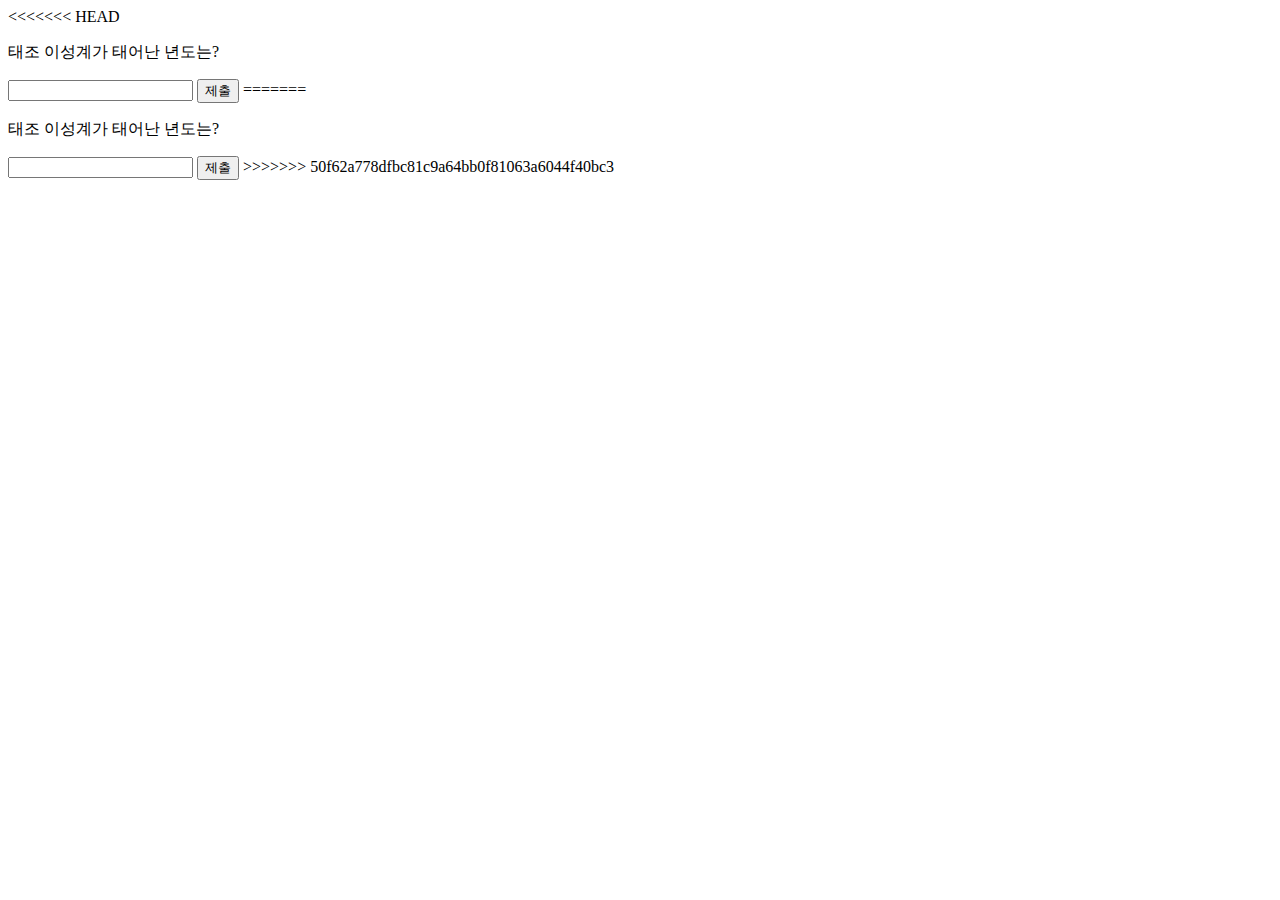
<file: test_quiz.html>
<<<<<<< HEAD
<!DOCTYPE html>
<html lang="kr">
<head>
    <meta charset="UTF-8">
    <meta http-equiv="X-UA-Compatible" content="IE=edge">
    <meta name="viewport" content="width=device-width, initial-scale=1.0">
    <title>Document</title>
</head>
<body>
    <p>태조 이성계가 태어난 년도는?</p>
    <input type="text" id="answer">
    <button id = "send-answer">제출</button>

    <script src="https://cdnjs.cloudflare.com/ajax/libs/jquery/3.6.0/jquery.min.js"
    integrity="sha512-894YE6QWD5I59HgZOGReFYm4dnWc1Qt5NtvYSaNcOP+u1T9qYdvdihz0PPSiiqn/+/3e7Jo4EaG7TubfWGUrMQ=="
    crossorigin="anonymous" referrerpolicy="no-referrer"></script>
   
    <script>
        try_count = 0;
        $('#send-answer').on('click', function(){
            try_count +=1
            if(try_count ==4)
            {
                alert('멍청아 넌 실패했어');
                setTimeout(function(){window.close()}, 1000);
            }
            else if (document.getElementById('answer').value =='1335') {
                alert('성공');
            }
            else
            {
                alert('멍청아');
            }
        
        });
    </script>
</body>
=======
<!DOCTYPE html>
<html lang="kr">
<head>
    <meta charset="UTF-8">
    <meta http-equiv="X-UA-Compatible" content="IE=edge">
    <meta name="viewport" content="width=device-width, initial-scale=1.0">
    <title>Document</title>
</head>
<body>
    <p>태조 이성계가 태어난 년도는?</p>
    <input type="text" id="answer">
    <button id = "send-answer">제출</button>

    <script src="https://cdnjs.cloudflare.com/ajax/libs/jquery/3.6.0/jquery.min.js"
    integrity="sha512-894YE6QWD5I59HgZOGReFYm4dnWc1Qt5NtvYSaNcOP+u1T9qYdvdihz0PPSiiqn/+/3e7Jo4EaG7TubfWGUrMQ=="
    crossorigin="anonymous" referrerpolicy="no-referrer"></script>
   
    <script>
        try_count = 0;
        $('#send-answer').on('click', function(){
            try_count +=1
            if(try_count ==4)
            {
                alert('멍청아 넌 실패했어');
                setTimeout(function(){window.close()}, 1000);
            }
            else if (document.getElementById('answer').value =='1335') {
                alert('성공');
            }
            else
            {
                alert('멍청아');
            }
        
        });
    </script>
</body>
>>>>>>> 50f62a778dfbc81c9a64bb0f81063a6044f40bc3
</html>
</file>
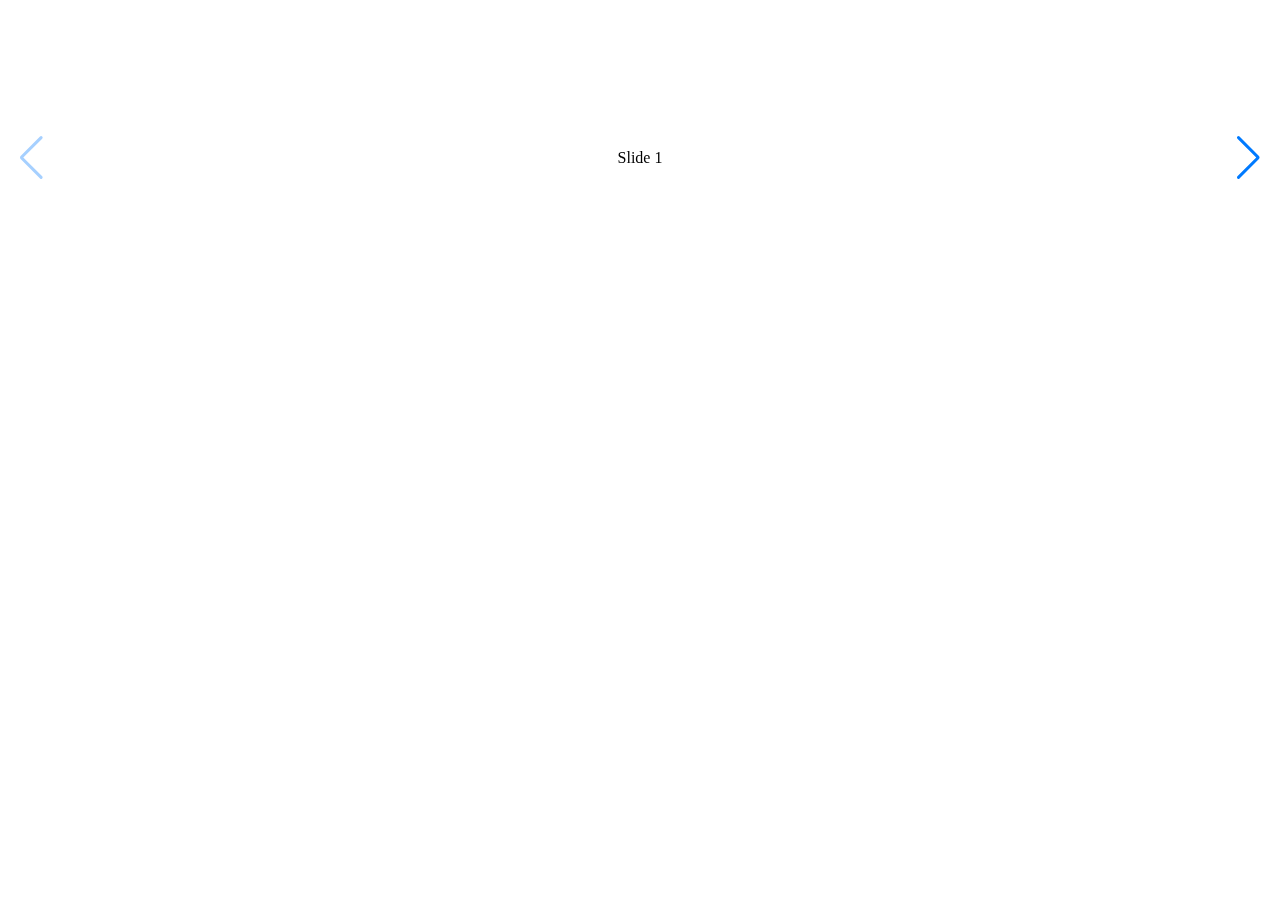
<file: test_swiper.html>
<!DOCTYPE html>
<html>

<head>
  <meta charset="utf-8">
  <title>Swiper demo</title>
  <meta name="viewport" content="width=device-width, initial-scale=1, minimum-scale=1, maximum-scale=1">
  <!-- Link Swiper's CSS -->
  <link rel="stylesheet" href="https://unpkg.com/swiper/swiper-bundle.min.css">
  <style>
    .mySwiper {
      width: 100%;
      height: 300px;
    }

    .swiper-slide {
      display: flex;
      justify-content: center;
      align-items: center;
    }
  </style>
</head>

<body>
  <div class="swiper mySwiper">
    <div class="swiper-wrapper">
      <div class="swiper-slide">Slide 1</div>
      <div class="swiper-slide">Slide 2</div>
      <div class="swiper-slide">Slide 3</div>
    </div>
    <div class="swiper-button-next"></div>
    <div class="swiper-button-prev"></div>
  </div>

  <script src="https://unpkg.com/swiper/swiper-bundle.min.js"></script>
  <script>
    var swiper = new Swiper(".mySwiper", {
      navigation: {
        nextEl: ".swiper-button-next",
        prevEl: ".swiper-button-prev"
      }
    });
  </script>

</body>

</html>
</file>
<file: transition.css>
.list-group {
  display: none
}

.show {
  display: block
}

.black-bg {
  width: 100%;
  height: 100%;
  position: fixed;
  background: rgba(0, 0, 0, 0.5);
  z-index: 5;
  padding: 30px;
  transition: all 1s;
  visibility: hidden;
  opacity: 0;


}

.white-bg {
  background: white;
  border-radius: 5px;
  padding: 30px;
  display: block;

}

.show-modal {
  visibility: visible;
  opacity: 1;
}

.dark {
  background: black;
  color: white;
}

.slide-container {
  width: 300vw;
  /* transition: all 1s; */

}

.slide-box {
  width: 100vw;
  float: left;
}

.slide-box img {
  width: 100%;
}

.list-group {
  display: none
}

.show {
  display: block
}

.black-bg {
  width: 100%;
  height: 100%;
  position: fixed;
  background: rgba(0, 0, 0, 0.5);
  z-index: 5;
  padding: 30px;

  visibility: hidden;
  opacity: 0;
  transition: all 1s;

}

.white-bg {
  background: white;
  border-radius: 5px;
  padding: 30px;
  display: block;

}

.show-modal {
  visibility: visible;
  opacity: 1;
}

.dark {
  background: black;
  color: white;
}

.navbar {
  width: 100%;
  z-index: 4;
}

.navbar-brand {
  font-size: 30px;

}

.fixed {
  position: fixed;
}

ul.list {
  list-style-type: none;
  margin: 0;
  padding: 0;
  border-bottom: 1px solid #ccc;
}

ul.list::after {
  content: '';
  display: block;
  clear: both;
}

.tab-button {
  display: block;
  padding: 10px 20px 10px 20px;
  float: left;
  margin-right: -1px;
  margin-bottom: -1px;
  color: grey;
  text-decoration: none;
  cursor: pointer;
}

.orange {
  border-top: 2px solid orange;
  border-right: 1px solid #ccc;
  border-bottom: 1px solid white;
  border-left: 1px solid #ccc;
  color: black;
  margin-top: -2px;
}

.tab-content {
  display: none;
  padding: 10px;
}

.show {
  display: block;
}

.form-hide{
  display: none;
}
</file>
<file: clone_applemusic_UI.css>
.card-background {
  height: 3000px;
  margin-top: 800px;
  margin-bottom: 1600px;
}

.card-box img {
  display: block;
  margin: auto;
  max-width: 80%;
}

.card-box {
  position: sticky;
  top: 400px;
  margin-top: 200px;
}
</file>
